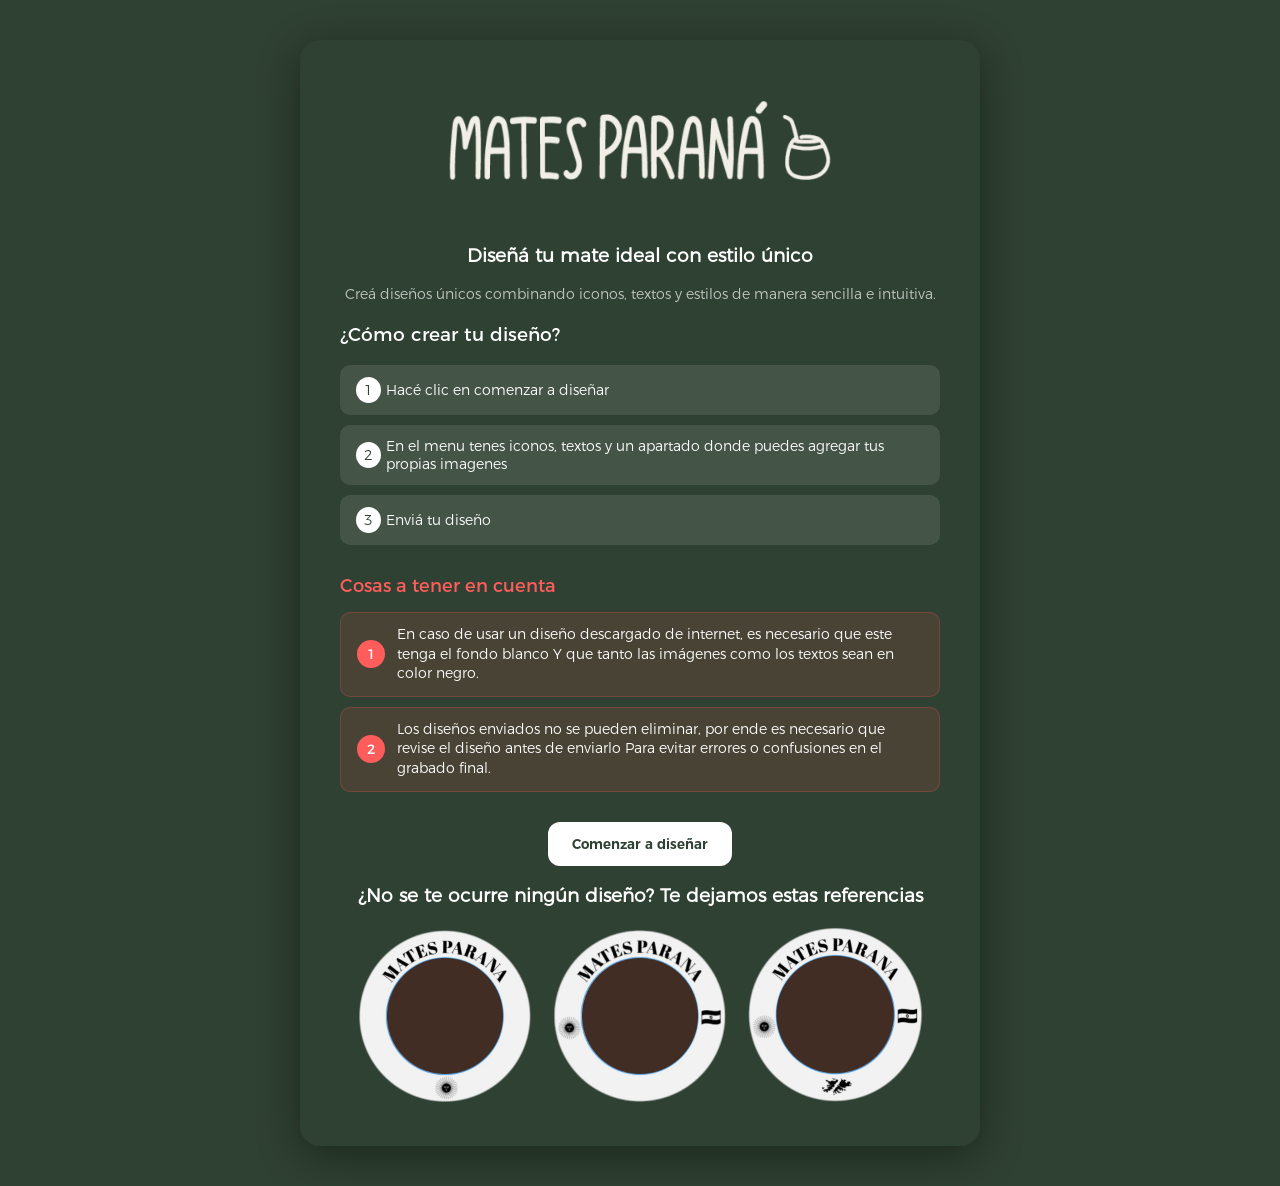
<file: bienvenida.html>
<!DOCTYPE html>
<html lang="es">
  <head>
    <!-- Google Tag Manager -->
    <script>(function(w,d,s,l,i){w[l]=w[l]||[];w[l].push({'gtm.start':
    new Date().getTime(),event:'gtm.js'});var f=d.getElementsByTagName(s)[0],
    j=d.createElement(s),dl=l!='dataLayer'?'&l='+l:'';j.async=true;j.src=
    'https://www.googletagmanager.com/gtm.js?id='+i+dl;f.parentNode.insertBefore(j,f);
    })(window,document,'script','dataLayer','GTM-PZF3WTP6');</script>
    <!-- End Google Tag Manager -->
    <script src="./js/tracking.js"></script>
    <meta name="viewport" content="width=device-width, initial-scale=1.0" />
    <meta charset="UTF-8" />
    <title>Diseñador de Mates</title>
    <link rel="stylesheet" href="./css/bienvenida.css" />
    <link rel="stylesheet" href="./css/fuentes.css" />
    <link rel="stylesheet" href="./css/page-transition.css" />

    <!-- Meta Pixel Code -->
    <script>
      !(function (f, b, e, v, n, t, s) {
        if (f.fbq) return;
        n = f.fbq = function () {
          n.callMethod
            ? n.callMethod.apply(n, arguments)
            : n.queue.push(arguments);
        };
        if (!f._fbq) f._fbq = n;
        n.push = n;
        n.loaded = !0;
        n.version = "2.0";
        n.queue = [];
        t = b.createElement(e);
        t.async = !0;
        t.src = v;
        s = b.getElementsByTagName(e)[0];
        s.parentNode.insertBefore(t, s);
      })(
        window,
        document,
        "script",
        "https://connect.facebook.net/en_US/fbevents.js"
      );
      fbq("init", "1607225470866055");
      fbq("track", "PageView");
    </script>
    <noscript
      ><img
        height="1"
        width="1"
        style="display: none"
        src="https://www.facebook.com/tr?id=1607225470866055&ev=PageView&noscript=1"
    /></noscript>
    <!-- End Meta Pixel Code -->
  </head>
  <body>
    <!-- Google Tag Manager (noscript) -->
    <noscript><iframe src="https://www.googletagmanager.com/ns.html?id=GTM-PZF3WTP6"
    height="0" width="0" style="display:none;visibility:hidden"></iframe></noscript>
    <!-- End Google Tag Manager (noscript) -->
    <div class="container">
      <a href="index.html">
        <img class="logo" src="./css/img/header.webp" alt="" />
      </a>

      <h3 class="media">Diseñá tu mate ideal con estilo único</h3>

      <p class="desc">
        Creá diseños únicos combinando iconos, textos y estilos de manera
        sencilla e intuitiva.
      </p>

      <h3 class="semi">¿Cómo crear tu diseño?</h3>

      <div class="steps">
        <div class="step"><span>1</span> Hacé clic en comenzar a diseñar</div>
        <div class="step">
          <span>2</span> En el menu tenes iconos, textos y un apartado donde
          puedes agregar tus propias imagenes
        </div>
        <div class="step"><span>3</span> Enviá tu diseño</div>
      </div>

      <div class="importante">
        <h3 class="semi">Cosas a tener en cuenta</h3>

        <div class="alerta">
          <span>1</span>
          En caso de usar un diseño descargado de internet, es necesario que
          este tenga el fondo blanco Y que tanto las imágenes como los textos
          sean en color negro.
        </div>

        <div class="alerta">
          <span>2</span>
          Los diseños enviados no se pueden eliminar, por ende es necesario que
          revise el diseño antes de enviarlo Para evitar errores o confusiones
          en el grabado final.
        </div>
      </div>

      <button class="boton-diseño" onclick="goToEditor()">
        Comenzar a diseñar
      </button>

      <!-- NUEVA SECCIÓN -->
      <div class="media">
        <h3>¿No se te ocurre ningún diseño? Te dejamos estas referencias</h3>

        <div class="plantillas">
          <img loading="lazy" src="./css/img/plantilla1.webp" alt="Plantilla 1" />
          <img loading="lazy" src="./css/img/plantilla2.webp" alt="Plantilla 2" />
          <img loading="lazy" src="./css/img/plantilla3.webp" alt="Plantilla 3" />
        </div>
      </div>
    </div>

    <script>
      function goToEditor() {
        window.location.href = "Diseña.html";
      }
    </script>
  </body>
</html>
</file>
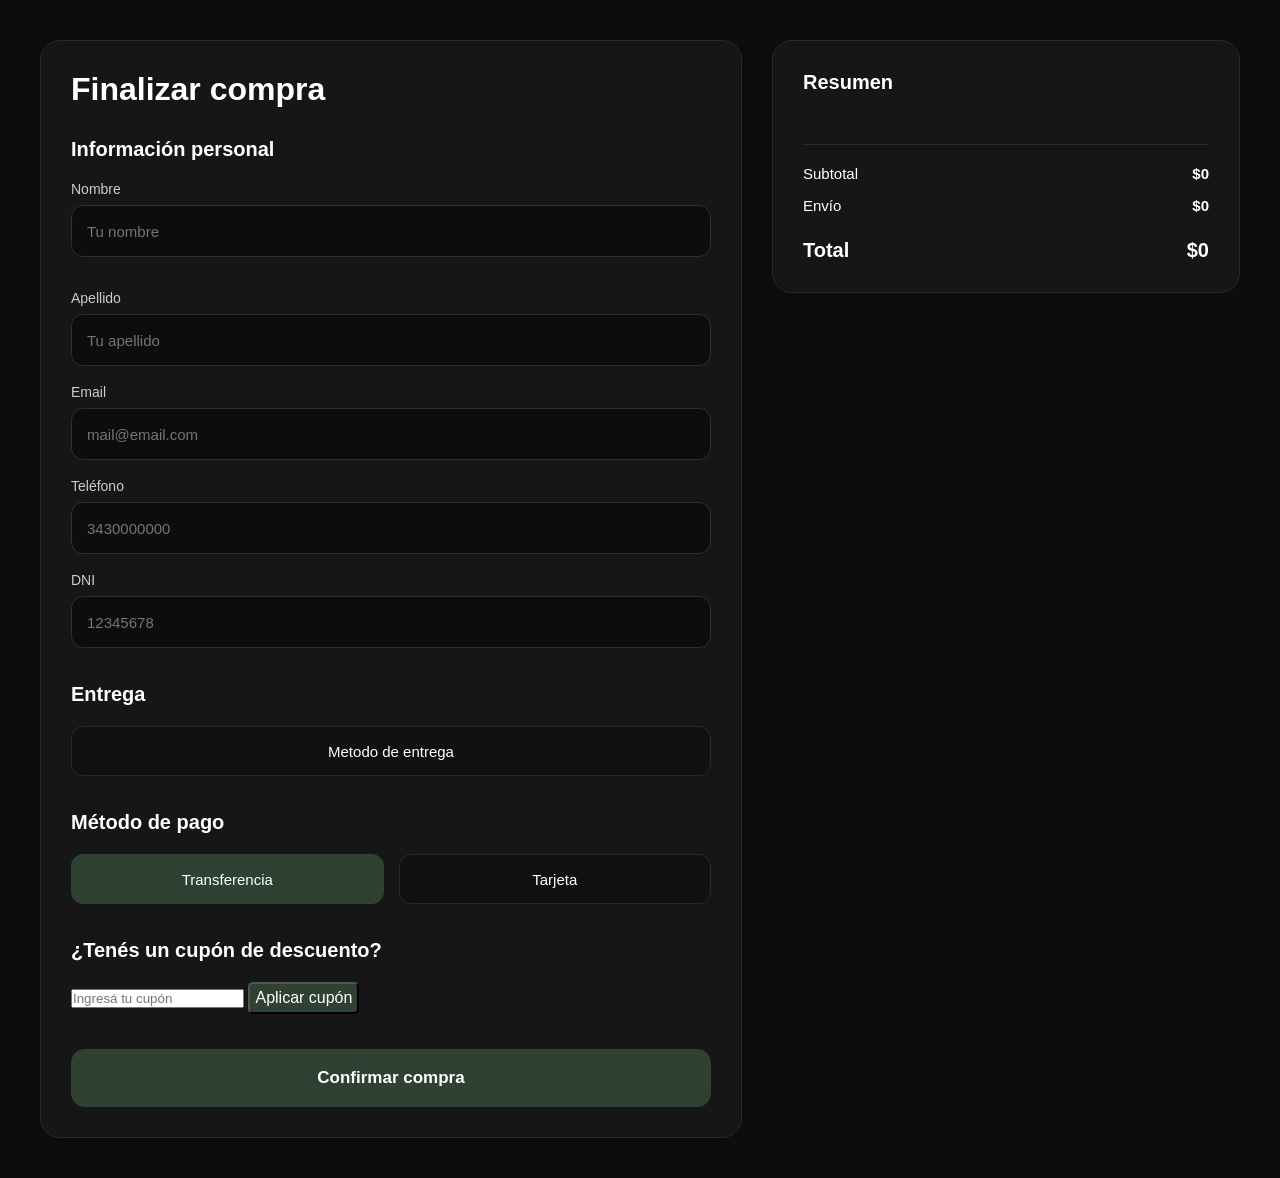
<file: checkout.html>
<!DOCTYPE html>
<html lang="es">
  <head>
    <!-- Google Tag Manager -->
    <script>
      (function (w, d, s, l, i) {
        w[l] = w[l] || [];
        w[l].push({ "gtm.start": new Date().getTime(), event: "gtm.js" });
        var f = d.getElementsByTagName(s)[0],
          j = d.createElement(s),
          dl = l != "dataLayer" ? "&l=" + l : "";
        j.async = true;
        j.src = "https://www.googletagmanager.com/gtm.js?id=" + i + dl;
        f.parentNode.insertBefore(j, f);
      })(window, document, "script", "dataLayer", "GTM-PZF3WTP6");
    </script>
    <!-- End Google Tag Manager -->
    <script src="./js/tracking.js"></script>
    <meta charset="UTF-8" />
    <meta name="viewport" content="width=device-width, initial-scale=1.0" />

    <title>Checkout | Mates Paraná</title>

    <link rel="stylesheet" href="./css/checkout.css" />
    <link rel="stylesheet" href="./css/page-transition.css" />

    <!-- Meta Pixel Code -->
    <script>
      !(function (f, b, e, v, n, t, s) {
        if (f.fbq) return;
        n = f.fbq = function () {
          n.callMethod
            ? n.callMethod.apply(n, arguments)
            : n.queue.push(arguments);
        };
        if (!f._fbq) f._fbq = n;
        n.push = n;
        n.loaded = !0;
        n.version = "2.0";
        n.queue = [];
        t = b.createElement(e);
        t.async = !0;
        t.src = v;
        s = b.getElementsByTagName(e)[0];
        s.parentNode.insertBefore(t, s);
      })(
        window,
        document,
        "script",
        "https://connect.facebook.net/en_US/fbevents.js"
      );
      fbq("init", "1607225470866055");
      fbq("track", "PageView");
    </script>
    <noscript
      ><img
        height="1"
        width="1"
        style="display: none"
        src="https://www.facebook.com/tr?id=1607225470866055&ev=PageView&noscript=1"
    /></noscript>
    <!-- End Meta Pixel Code -->
  </head>

  <body>
    <!-- Google Tag Manager (noscript) -->
    <noscript
      ><iframe
        src="https://www.googletagmanager.com/ns.html?id=GTM-PZF3WTP6"
        height="0"
        width="0"
        style="display: none; visibility: hidden"
      ></iframe
    ></noscript>
    <!-- End Google Tag Manager (noscript) -->
    <!-- OVERLAY LOADING -->
    <div id="loadingOverlay" class="loading-overlay hidden">
      <div class="loader"></div>
      <p>Procesando compra...</p>
    </div>

    <!-- CONTAINER -->
    <main class="checkout-container">
      <!-- IZQUIERDA -->
      <section class="checkout-left">
        <div class="checkout-box">
          <h1>Finalizar compra</h1>

          <!-- CONTACTO -->
          <div class="checkout-section">
            <h2>Información personal</h2>

            <div class="input-grid">
              <div class="input-group">
                <label>Nombre</label>
                <input type="text" id="name" placeholder="Tu nombre" />
              </div>

              <div class="input-group">
                <label>Apellido</label>
                <input type="text" id="surname" placeholder="Tu apellido" />
              </div>
            </div>

            <div class="input-group">
              <label>Email</label>
              <input type="email" id="email" placeholder="mail@email.com" />
            </div>

            <div class="input-group">
              <label>Teléfono</label>
              <input type="tel" id="phone" placeholder="3430000000" />
            </div>

            <div class="input-group">
              <label>DNI</label>
              <input type="number" id="customerDni" placeholder="12345678" />
            </div>
          </div>

          <!-- ENTREGA -->
          <div class="checkout-section">
            <h2>Entrega</h2>

            <div class="delivery-options">
              <button class="delivery-btn" data-delivery="shipping">
                Metodo de entrega
              </button>
            </div>

            <div id="shippingFields" class="shipping-fields hidden">
              <!-- OPCIONES DISPONIBLES ANTES DEL CÓDIGO POSTAL -->
              <div id="preShippingOptions"></div>

              <!-- CÓDIGO POSTAL -->
              <div class="input-grid">
                <div class="input-group">
                  <label>Código postal (Letra obligatoria)</label>
                  <a
                    class="boton-codigo-postal"
                    href="https://www.correoargentino.com.ar/formularios/cpa/1000"
                    >Ver letra de mi codigo postal</a
                  >
                  <input
                    type="text"
                    id="postalCode"
                    placeholder="Ejemplo (E3100)"
                  />
                </div>

                <div class="shipping-calculator">
                  <button type="button" id="calcShipping" class="shipping-btn">
                    Calcular envío
                  </button>

                  <div id="shippingResult"></div>
                </div>
              </div>
            </div>
          </div>

          <!-- PAGO -->
          <div class="checkout-section">
            <h2>Método de pago</h2>

            <div class="payment-options">
              <button class="payment-btn active" data-payment="transfer">
                Transferencia
              </button>

              <button class="payment-btn" data-payment="card">Tarjeta</button>
            </div>
          </div>

          <!-- TARJETA -->
          <div id="cardFields" class="card-fields hidden">
            <form id="cardForm">
              <!-- Número -->
              <!-- Número de tarjeta -->
              <div class="input-group">
                <label for="cardNumber">Número de tarjeta</label>

                <input
                  type="text"
                  id="cardNumber"
                  name="card_number"
                  data-decidir="card_number"
                  inputmode="numeric"
                  autocomplete="cc-number"
                  maxlength="19"
                  placeholder="0000 0000 0000 0000"
                />
              </div>

              <!-- Marca -->
              <div class="input-group">
                <label for="cardBrand">Marca detectada</label>

                <input
                  type="text"
                  id="cardBrand"
                  name="card_brand"
                  readonly
                  placeholder="Se detectará automáticamente"
                />
              </div>

              <!-- Mes / Año / CVV -->
              <div class="input-grid">
                <div class="input-group">
                  <label for="cardMonth">Mes</label>

                  <input
                    type="text"
                    id="cardMonth"
                    name="card_expiration_month"
                    data-decidir="card_expiration_month"
                    inputmode="numeric"
                    maxlength="2"
                    autocomplete="cc-exp-month"
                    placeholder="12"
                  />
                </div>

                <div class="input-group">
                  <label for="cardYear">Año</label>

                  <input
                    type="text"
                    id="cardYear"
                    name="card_expiration_year"
                    data-decidir="card_expiration_year"
                    inputmode="numeric"
                    maxlength="2"
                    autocomplete="cc-exp-year"
                    placeholder="30"
                  />
                </div>

                <div class="input-group">
                  <label for="cardCode">CVV</label>

                  <input
                    type="text"
                    id="cardCode"
                    name="security_code"
                    data-decidir="security_code"
                    inputmode="numeric"
                    maxlength="4"
                    autocomplete="cc-csc"
                    placeholder="123"
                  />
                </div>
              </div>

              <!-- Titular -->
              <div class="input-group">
                <label for="cardHolder">Nombre titular</label>

                <input
                  type="text"
                  id="cardHolder"
                  name="card_holder_name"
                  data-decidir="card_holder_name"
                  autocomplete="cc-name"
                  placeholder="Nombre completo"
                />
              </div>

              <!-- DNI -->
              <div class="input-group">
                <label for="dni">DNI del titular</label>

                <input
                  type="text"
                  id="cardHolderDni"
                  name="card_holder_identification"
                  data-decidir="card_holder_identification"
                  inputmode="numeric"
                  autocomplete="off"
                  placeholder="12345678"
                />
              </div>
            </form>
          </div>

          <div class="checkout-section coupon-section">
            <h2>¿Tenés un cupón de descuento?</h2>

            <div class="coupon-container">
              <input
                type="text"
                id="couponCode"
                placeholder="Ingresá tu cupón"
              />

              <button class="boton-cupon" type="button" id="applyCouponBtn">
                Aplicar cupón
              </button>
            </div>

            <p id="couponMessage"></p>
          </div>

          <!-- BOTÓN -->
          <button id="confirmOrderBtn" class="confirm-btn">
            Confirmar compra
          </button>
        </div>
      </section>

      <!-- DERECHA -->
      <aside class="checkout-right">
        <div class="summary-box">
          <h2>Resumen</h2>

          <!-- PRODUCTOS -->
          <div id="summaryProducts" class="summary-products">
            <!-- JS -->
          </div>

          <!-- TOTALES -->
          <div class="summary-total">
            <div class="summary-row">
              <span>Subtotal</span>
              <strong id="summarySubtotal">$0</strong>
            </div>

            <div class="summary-row">
              <span id="summaryShipping-text">Envío</span>
              <strong id="summaryShipping">$0</strong>
            </div>

            <div class="summary-row total">
              <span>Total</span>
              <strong id="summaryTotal">$0</strong>
            </div>
          </div>
        </div>

        <!-- ESTADO PAGO -->
        <div id="paymentBox" class="payment-box hidden">
          <h2>Orden creada</h2>

          <p class="payment-order">
            Pedido:
            <strong id="orderNumber">#0000</strong>
          </p>

          <div class="payment-info">
            <span>Total a pagar</span>
            <strong id="paymentAmount">$0</strong>
          </div>

          <div class="payment-expiration">
            <div class="expiration-icon">⏳</div>

            <div class="expiration-content">
              <h3>
                Realizá el pago antes del
                <span id="paymentExpirationDate"></span>
              </h3>

              <p>
                Después de esta fecha el alias y el CVU dejarán de estar
                disponibles y tu pedido será cancelado automáticamente.
              </p>

              <div class="expiration-note">
                Transferí el <strong>monto exacto</strong> para que el pago se
                acredite de forma automática.
              </div>
            </div>
          </div>

          <div class="payment-info">
            <span>Beneficiario</span>
            <strong id="paymentBeneficiary">-</strong>
          </div>

          <div class="payment-info">
            <span>CUIT</span>
            <strong id="paymentCUIT">-</strong>
          </div>

          <div class="payment-info">
            <span>Alias exclusivo para esta compra</span>

            <div class="copy-row">
              <input type="text" id="paymentAlias" readonly />

              <button id="copyAliasBtn">Copiar</button>
            </div>
          </div>

          <div class="payment-info">
            <span>CVU</span>

            <div class="copy-row">
              <input type="text" id="paymentCVU" readonly />

              <button id="copyCVUBtn">Copiar</button>
            </div>
          </div>

          <div class="payment-info">
            <span>Monto exacto a transferir</span>

            <div class="copy-row">
              <input type="text" id="paymentTransferAmount" readonly />

              <button id="copyAmountBtn">Copiar</button>
            </div>
          </div>

          <div class="payment-status">⏳ Esperando acreditación del pago</div>
        </div>
      </aside>
    </main>

    <!-- SDK PAYWAY -->
    <script src="https://ventasonline.payway.com.ar/static/v2.6.4/decidir.js"></script>
    <!-- JS -->
    <script src="./js/checkout.js" type="module"></script>
  </body>
</html>
</file>
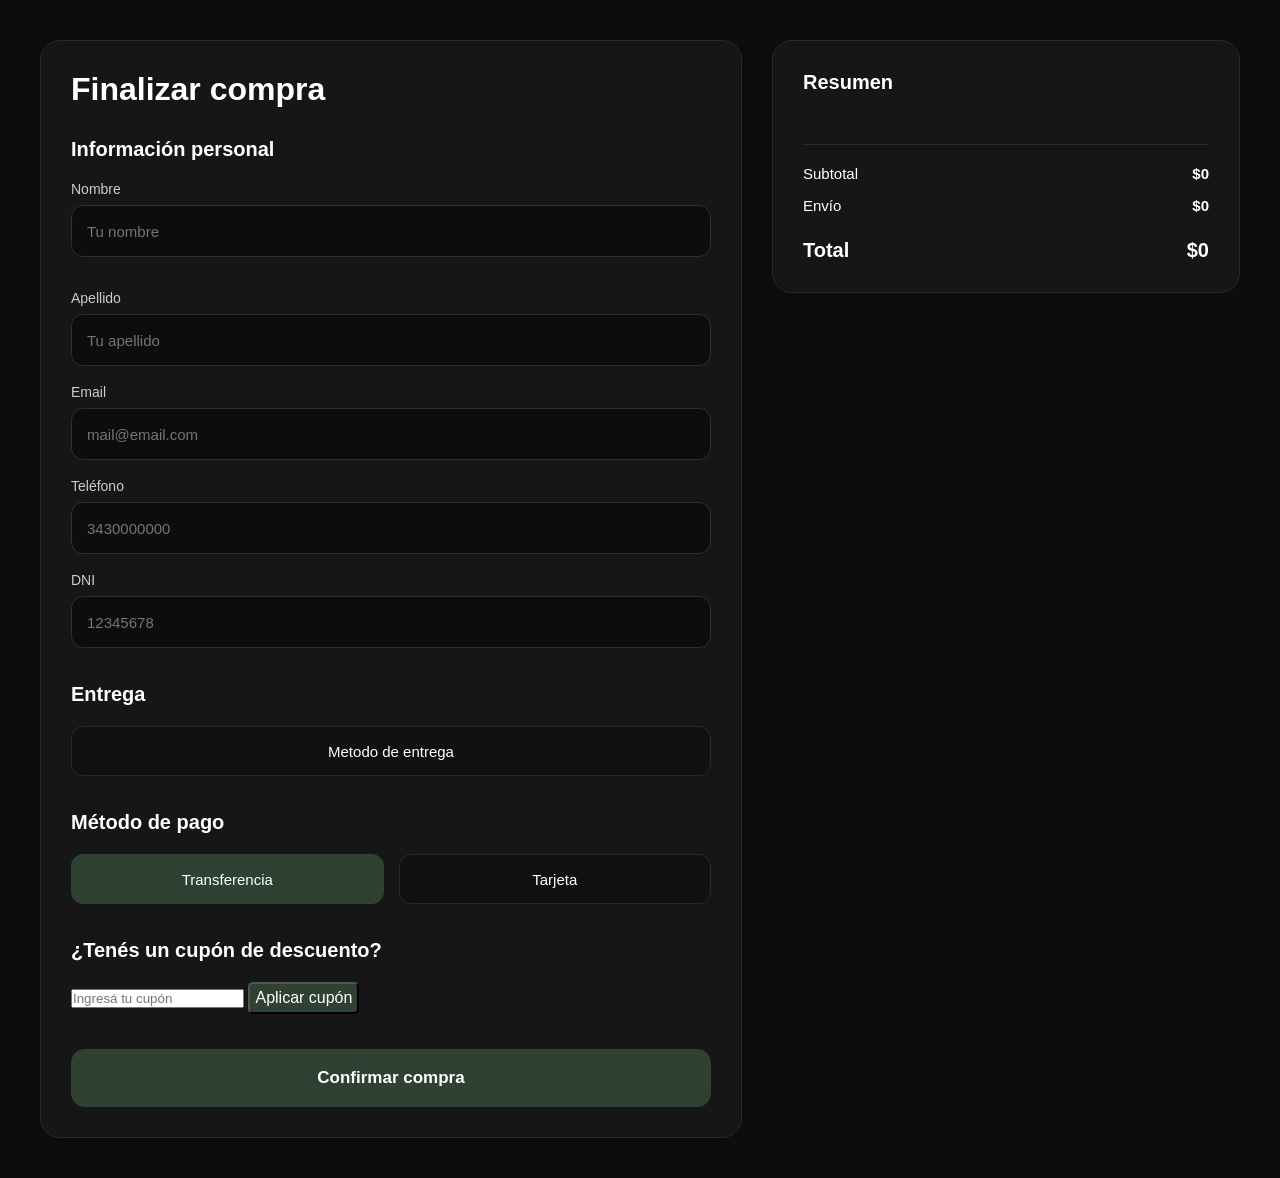
<file: esperando-pago.html>
<!DOCTYPE html>
<html lang="en">
  <head>
    <!-- Google Tag Manager -->
    <script>(function(w,d,s,l,i){w[l]=w[l]||[];w[l].push({'gtm.start':
    new Date().getTime(),event:'gtm.js'});var f=d.getElementsByTagName(s)[0],
    j=d.createElement(s),dl=l!='dataLayer'?'&l='+l:'';j.async=true;j.src=
    'https://www.googletagmanager.com/gtm.js?id='+i+dl;f.parentNode.insertBefore(j,f);
    })(window,document,'script','dataLayer','GTM-PZF3WTP6');</script>
    <!-- End Google Tag Manager -->
    <script src="./js/tracking.js"></script>
    <meta charset="UTF-8" />
    <meta name="viewport" content="width=device-width, initial-scale=1.0" />
    <link rel="stylesheet" href="./css/fuentes.css" />
    <link rel="stylesheet" href="./css/esperando-pago.css" />
    <link rel="stylesheet" href="./css/page-transition.css" />
    <title>Document</title>
    <!-- Meta Pixel Code -->
    <script>
    !function(f,b,e,v,n,t,s)
    {if(f.fbq)return;n=f.fbq=function(){n.callMethod?
    n.callMethod.apply(n,arguments):n.queue.push(arguments)};
    if(!f._fbq)f._fbq=n;n.push=n;n.loaded=!0;n.version='2.0';
    n.queue=[];t=b.createElement(e);t.async=!0;
    t.src=v;s=b.getElementsByTagName(e)[0];
    s.parentNode.insertBefore(t,s)}(window, document,'script',
    'https://connect.facebook.net/en_US/fbevents.js');
    fbq('init', '1607225470866055');
    fbq('track', 'PageView');
    </script>
    <noscript><img height="1" width="1" style="display:none"
    src="https://www.facebook.com/tr?id=1607225470866055&ev=PageView&noscript=1"
    /></noscript>
    <!-- End Meta Pixel Code -->
  </head>
  <body>
    <!-- Google Tag Manager (noscript) -->
    <noscript><iframe src="https://www.googletagmanager.com/ns.html?id=GTM-PZF3WTP6"
    height="0" width="0" style="display:none;visibility:hidden"></iframe></noscript>
    <!-- End Google Tag Manager (noscript) -->
    <main class="order-container">
      <div class="order-card">
        <!-- =========================
           ENCABEZADO
      ========================== -->

        <header class="order-header">
          <div id="orderIcon" class="order-icon">✓</div>

          <h1 id="orderTitle">Pedido confirmado</h1>

          <p id="orderMessage">Tu compra fue realizada correctamente.</p>
        </header>

        <!-- =========================
           INFORMACIÓN DEL PEDIDO
      ========================== -->

        <section class="order-info">
          <div class="info-item">
            <span>Número de pedido</span>
            <strong id="orderNumber">#0000</strong>
          </div>

          <div class="info-item">
            <span>Estado del pago</span>
            <strong id="paymentStatus">-</strong>
          </div>

          <div class="info-item">
            <span>Método de pago</span>
            <strong id="paymentMethod">-</strong>
          </div>

          <div class="info-item">
            <span>Entrega</span>
            <strong id="deliveryMethod">-</strong>
          </div>
        </section>

        <!-- =========================
           DATOS DE TRANSFERENCIA
           SOLO TRANSFERENCIA
      ========================== -->

        <section id="transferSection" class="transfer-section hidden">
          <div class="transfer-header">
            <div class="transfer-icon">🏦</div>

            <div>
              <h2>Datos para realizar la transferencia</h2>

              <p>Realizá la transferencia por el importe exacto indicado.</p>
            </div>
          </div>

          <div class="transfer-data">
            <!-- IMPORTE -->

            <div class="transfer-item transfer-amount">
              <span>Importe a transferir</span>
              <div class="transfer-copy">
                <strong id="transferAmount">$0</strong>
                <button
                  type="button"
                  class="copy-btn"
                  data-copy-target="transferAmount"
                  title="Copiar importe"
                  aria-label="Copiar importe"
                >
                  📑
                </button>
              </div>
            </div>

            <!-- ALIAS -->
            <div class="transfer-item">
              <span>Alias</span>
              <div class="transfer-copy">
                <strong id="transferAlias">-</strong>
                <button
                  type="button"
                  class="copy-btn"
                  data-copy-target="transferAlias"
                  title="Copiar alias"
                  aria-label="Copiar alias"
                >
                  📑
                </button>
              </div>
            </div>
            <!-- CVU -->

            <div class="transfer-item">
              <span>CVU</span>

              <strong id="transferCvu"> - </strong>
            </div>

            <!-- BENEFICIARIO -->

            <div class="transfer-item">
              <span>Beneficiario</span>

              <strong id="transferHolder"> - </strong>
            </div>

            <!-- CUIT -->

            <div class="transfer-item">
              <span>CUIT</span>

              <strong id="transferCuit"> - </strong>
            </div>

            <!-- VENCIMIENTO -->

            <div id="transferExpirationContainer" class="transfer-item hidden">
              <span>Vencimiento</span>

              <strong id="transferExpiration"> - </strong>
            </div>
          </div>

          <!-- AVISO -->

          <div class="transfer-warning">
            <strong> ⚠️ Importante </strong>

            <p>
              Al momento de hacer la trasferencia, colocar el mismo importa que
              figura que el sistema acepte la compra
            </p>
          </div>
        </section>

        <!-- =========================
           MENSAJE PAGO PENDIENTE
           SOLO TRANSFERENCIA
      ========================== -->

        <section id="pendingMessage" class="pending-message hidden">
          <div class="pending-icon">⏳</div>

          <h3>Esperando confirmación del pago</h3>

          <p>
            Estamos esperando que se confirme tu transferencia. No cierres esta
            página.
          </p>
        </section>

        <!-- =========================
           DETALLE DE LA COMPRA
           TARJETA + TRANSFERENCIA
      ========================== -->

        <section class="products-section">
          <h2>Detalle de tu compra</h2>

          <div id="orderProducts" class="order-products">
            <!-- Productos generados por JS -->
          </div>
        </section>

        <!-- =========================
           TOTALES
           TARJETA + TRANSFERENCIA
      ========================== -->

        <section class="totals-section">
          <div class="summary-row">
            <span> Subtotal </span>

            <strong id="orderSubtotal"> $0 </strong>
          </div>

          <div class="summary-row">
            <span> Envío </span>

            <strong id="orderShipping"> $0 </strong>
          </div>

          <div class="summary-row total">
            <span> Total </span>

            <strong id="orderTotal"> $0 </strong>
          </div>
        </section>

        <!-- =========================
           ACCIONES
      ========================== -->

        <div class="order-actions">
          <button id="accountButton">Ver mi cuenta</button>

          <button id="homeButton">Volver al inicio</button>
        </div>
      </div>
    </main>

    <script src="https://cdn.socket.io/4.8.1/socket.io.min.js"></script>
    <script src="./js/esperando-pago.js"></script>
  </body>
</html>
</file>
<file: css/bienvenida.css>
body {
  margin: 0;
  font-family: var(--font-normal);
  background: #2f4132; /* mismo verde del container */
  color: white;
  display: flex;
  justify-content: center;
  align-items: flex-start; /* importante para permitir scroll */
  min-height: 100vh;
  padding: 40px 20px;
}

/* CONTENEDOR */
.container {
  background: #2f4132;
  padding: 40px;
  border-radius: 20px;
  max-width: 600px;
  width: 100%;
  text-align: center;
  box-shadow: 0 10px 40px rgba(0, 0, 0, 0.4);
}

.container .semi {
  text-align: left;
}

.logo {
  width: 400px;
  margin-top: -20px;
}

/* TEXTOS */
h1 {
  margin-bottom: 10px;
}

.sub {
  font-family: var(--font-medium);
  text-align: justify;
}

.desc {
  opacity: 0.7;
  font-size: 14px;
  margin-bottom: 20px;
}

h2 {
  margin: 20px 0;
}

.semi {
  font-family: var(--font-semibold);
}

.container img {
  width: 400px;
}

/* PASOS */
.steps {
  display: flex;
  flex-direction: column;
  gap: 10px;
  margin-bottom: 30px;
}

.step {
  background: rgba(255, 255, 255, 0.1);
  padding: 12px 16px;
  border-radius: 10px;
  font-size: 14px;

  display: flex;
  align-items: center;
  justify-content: flex-start;
  text-align: left;
}

.step span {
  background: white;
  color: #2f4132;
  border-radius: 50%;
  padding: 4px 8px;
  margin-right: 5px;
}

/* BOTON */
button {
  background: white;
  color: #2f4132;
  border: none;
  padding: 14px 24px;
  border-radius: 12px;
  font-weight: bold;
  cursor: pointer;
  transition: 0.2s;
}

button:hover {
  transform: scale(1.05);
}

/* SUGERENCIAS */
.sugerencias {
  margin-top: 40px;
}

.sugerencias h3 {
  font-size: 16px;
  margin-bottom: 20px;
  opacity: 0.9;
}

.plantillas {
  display: flex;
  justify-content: center;
  gap: 15px;
  flex-wrap: wrap;
}

.plantillas img {
  width: 180px;
  border-radius: 12px;
  transition: 0.3s;
  cursor: pointer;
}

.plantillas img:hover {
  transform: scale(1.05);
}
.importante {
  margin: 30px 0;
  text-align: left;
}

.importante h3 {
  color: #ff5c5c;
  margin-bottom: 15px;
  font-size: 18px;
  font-weight: 700;
}

.alerta {
  background: rgba(255, 80, 80, 0.12);
  border: 1px solid rgba(255, 80, 80, 0.25);

  display: flex;
  align-items: center;

  padding: 12px 16px;
  margin-bottom: 10px;
  border-radius: 10px;

  color: #ffffff;
  font-size: 14px;
  line-height: 1.4;
}

.alerta span {
  background: #ff5c5c;
  color: white;

  min-width: 28px;
  height: 28px;
  border-radius: 50%;

  display: flex;
  align-items: center;
  justify-content: center;

  margin-right: 12px;
  font-weight: bold;
  font-size: 13px;
}

.boton-diseño {
  font-family: var(--font-bold);
}

/* MOBILE */
@media (max-width: 600px) {
  body {
    padding: 20px 10px;
  }

  .container {
    padding: 25px 15px;
    max-width: 100%;
  }

  /* IMAGEN HEADER */
  .container img {
    width: 100%;
    max-width: 280px;
  }

  /* PASOS EN UNA COLUMNA */
  .steps {
    grid-template-columns: 1fr;
  }

  .step {
    font-size: 13px;
    padding: 8px;
  }

  /* TEXTOS */
  h2 {
    font-size: 18px;
  }

  .desc {
    font-size: 13px;
  }

  /* BOTÓN */
  button {
    width: 100%;
  }

  /* PLANTILLAS EN COLUMNA */
  .plantillas {
    flex-direction: column;
    align-items: center;
  }

  .plantillas img {
    width: 80%;
    max-width: 250px;
  }
}
</file>
<file: css/fuentes.css>
/* ==========================
   FUENTES
========================== */

@font-face {
  font-family: "Montserrat-Normal";
  src: url("../fonts/Montserrat-Normal.otf") format("truetype");
  font-weight: 400;
  font-style: normal;
}

@font-face {
  font-family: "Montserrat-Medio";
  src: url("../fonts/Montserrat-Medio.otf") format("truetype");
  font-weight: 500;
  font-style: normal;
}

@font-face {
  font-family: "Montserrat-SemiNegrita";
  src: url("../fonts/Montserrat-SemiNegrita.otf") format("truetype");
  font-weight: 600;
  font-style: normal;
}

@font-face {
  font-family: "Montserrat-Negrita";
  src: url("../fonts/Montserrat-Negrita.otf") format("truetype");
  font-weight: 700;
  font-style: normal;
}

@font-face {
  font-family: "Montserrat-Extranegrita";
  src: url("../fonts/Montserrat-Extranegrita.otf") format("truetype");
  font-weight: 800;
  font-style: normal;
}

/* ==========================
   VARIABLES
========================== */

:root {
  --font-normal: "Montserrat-Normal", sans-serif;
  --font-medium: "Montserrat-Medio", sans-serif;
  --font-semibold: "Montserrat-SemiNegrita", sans-serif;
  --font-bold: "Montserrat-Negrita", sans-serif;
  --font-extrabold: "Montserrat-Extranegrita", sans-serif;
}
</file>
<file: css/page-transition.css>
/* =====================================================
   ENTRADA DE PÁGINA
   1) Toda la página aparece con un fundido corto (solo opacidad).
   2) Cada bloque de contenido sube un poco y aparece, de forma escalonada.

   Importante: un transform en un elemento rompe los position: fixed que tenga adentro
   (carrito, modales, lightbox, sidebar, mega menú). Por eso:
   - el header nunca se mueve (solo se funde con el body);
   - un bloque que contiene algo fijo no se mueve: se animan sus hijos (caso <main> del index y productos).
===================================================== */

/* Retraso de cada bloque; no se hereda, así los hijos de <main> no toman el retraso del <main> */
@property --page-delay {
  syntax: "<time>";
  inherits: false;
  initial-value: 0.05s;
}

@keyframes pageFade {
  from {
    opacity: 0;
  }
  to {
    opacity: 1;
  }
}

@keyframes pageRise {
  from {
    opacity: 0;
    transform: translateY(18px);
  }
  to {
    opacity: 1;
    transform: none;
  }
}

@media (prefers-reduced-motion: no-preference) {
  body {
    animation: pageFade 0.35s ease-out both;
  }

  /* Bloques que se animan: hijos directos de body, o de un <main> que contiene elementos fijos */
  :is(
      body > :is(main, section, aside, footer, div),
      main:has(.cart-panel, .cart-overlay, .sidebar, .sidebar-overlay) > *
    ):not(
      script,
      noscript,
      header,
      .whatsapp-float,
      .cart-overlay,
      .cart-panel,
      .sidebar,
      .sidebar-overlay,
      .lightbox,
      .lightbox-mayorista,
      .image-modal,
      .export-modal,
      .loading-overlay,
      .toast-success
    ):not(
      :has(
        .cart-panel,
        .cart-overlay,
        .sidebar,
        .sidebar-overlay,
        .lightbox,
        .lightbox-mayorista,
        .image-modal,
        .export-modal,
        .loading-overlay,
        .toast-success,
        .mega-menu
      )
    ) {
    animation: pageRise 0.7s cubic-bezier(0.22, 1, 0.36, 1) var(--page-delay, 0.05s) both;
  }

  /* Escalonado: cada bloque arranca un poco después que el anterior (tope 0.4s para no hacer esperar).
     Es una variable, así no afecta a otras animaciones que ya tengan esos elementos. */
  :is(body, main) > :nth-child(3) {
    --page-delay: 0.1s;
  }
  :is(body, main) > :nth-child(4) {
    --page-delay: 0.15s;
  }
  :is(body, main) > :nth-child(5) {
    --page-delay: 0.2s;
  }
  :is(body, main) > :nth-child(6) {
    --page-delay: 0.25s;
  }
  :is(body, main) > :nth-child(7) {
    --page-delay: 0.3s;
  }
  :is(body, main) > :nth-child(8) {
    --page-delay: 0.35s;
  }
  :is(body, main) > :nth-child(n + 9) {
    --page-delay: 0.4s;
  }
}
</file>
<file: css/checkout.css>
/* =========================
   RESET
========================= */

* {
  margin: 0;
  padding: 0;
  box-sizing: border-box;
}

body {
  background: #0d0d0d;
  color: #ffffff;
  font-family: Arial, sans-serif;
  min-height: 100vh;
}

/* =========================
   CONTAINER
========================= */

.checkout-container {
  width: 100%;
  max-width: 1500px;
  margin: auto;
  padding: 40px;
  display: grid;
  grid-template-columns: 1.2fr 0.8fr;
  gap: 30px;
}

/* =========================
   LEFT / RIGHT
========================= */

.checkout-left,
.checkout-right {
  width: 100%;
}

/* =========================
   BOXES
========================= */

.checkout-box,
.summary-box,
.payment-box {
  background: #161616;
  border: 1px solid #2a2a2a;
  border-radius: 20px;
  padding: 30px;
}

/* =========================
   TITLES
========================= */

.checkout-box h1 {
  font-size: 32px;
  margin-bottom: 30px;
}

.checkout-section {
  margin-bottom: 35px;
}

.checkout-section h2,
.summary-box h2,
.payment-box h2 {
  font-size: 20px;
  margin-bottom: 20px;
}

/* =========================
   INPUTS
========================= */

.input-group {
  display: flex;
  flex-direction: column;
  margin-bottom: 18px;
}

.input-group label {
  font-size: 14px;
  margin-bottom: 8px;
  color: #cccccc;
}

.input-group input {
  width: 100%;
  height: 52px;
  padding: 0 15px;
  background: #0d0d0d;
  border: 1px solid #2f2f2f;
  border-radius: 12px;
  color: white;
  font-size: 15px;
  outline: none;
  transition: 0.2s;
}

.input-group input:focus {
  border-color: #2f4132;
}

/* =========================
   GRID
========================= */

.input-grid {
  display: grid;
  grid-column: 1 / -1;
  gap: 15px;
}

/* =========================
   BUTTON GROUPS
========================= */

.delivery-options,
.payment-options {
  display: flex;
  gap: 15px;
  margin-bottom: 15px;
}

.delivery-btn,
.payment-btn {
  flex: 1;
  height: 50px;
  border-radius: 12px;
  border: 1px solid #2a2a2a;
  background: #111111;
  color: white;
  cursor: pointer;
  transition: 0.2s;
  font-size: 15px;
}

.delivery-btn:hover,
.payment-btn:hover {
  border-color: #2f4132;
}

.delivery-btn.active,
.payment-btn.active {
  background: #2f4132;
  border-color: #2f4132;
}

/* =========================
   CONFIRM BUTTON
========================= */

.confirm-btn {
  width: 100%;
  height: 58px;
  border: none;
  border-radius: 14px;
  background: #2f4132;
  color: white;
  font-size: 17px;
  font-weight: bold;
  cursor: pointer;
  transition: 0.2s;
}

.confirm-btn:hover {
  opacity: 0.9;
  transform: translateY(-1px);
}

/* =========================
   SUMMARY
========================= */

.summary-products {
  display: flex;
  flex-direction: column;
  gap: 20px;
  margin-bottom: 30px;
}

/* ITEM */

.summary-item {
  display: flex;
  gap: 15px;
  align-items: center;
}

.summary-item img {
  width: 75px;
  height: 75px;
  object-fit: cover;
  border-radius: 14px;
  border: 1px solid #2a2a2a;
}

.summary-item-info {
  flex: 1;
}

.summary-item-info h3 {
  font-size: 15px;
  margin-bottom: 6px;
}

.summary-item-info p {
  color: #aaaaaa;
  font-size: 13px;
}

.summary-item-price {
  font-weight: bold;
  font-size: 15px;
}

/* =========================
   TOTALS
========================= */

.summary-total {
  border-top: 1px solid #2a2a2a;
  padding-top: 20px;
}

.summary-row {
  display: flex;
  justify-content: space-between;
  margin-bottom: 15px;
  font-size: 15px;
}

.summary-row.total {
  margin-top: 25px;
  margin-bottom: 0px;
  font-size: 20px;
  font-weight: bold;
}

.card-text-information {
  width: 100%;
  text-align: justify;
  margin-top: 25px;
}

/* =========================
   PAYMENT BOX
========================= */

.payment-box {
  margin-top: 25px;
}

.payment-order {
  margin-bottom: 25px;
  color: #cccccc;
}

.payment-info {
  margin-bottom: 25px;
}

.payment-info span {
  display: block;
  margin-bottom: 10px;
  color: #bbbbbb;
}

.copy-row {
  display: flex;
  gap: 10px;
}

.copy-row input {
  flex: 1;
  height: 50px;
  background: #0d0d0d;
  border: 1px solid #2a2a2a;
  border-radius: 12px;
  color: white;
  padding: 0 15px;
}

.copy-row button {
  width: 110px;
  border: none;
  border-radius: 12px;
  background: #2f4132;
  color: white;
  cursor: pointer;
  transition: 0.2s;
}

.copy-row button:hover {
  opacity: 0.9;
}

.payment-status {
  background: rgba(47, 65, 50, 0.2);
  border: 1px solid #2f4132;
  padding: 18px;
  border-radius: 14px;
  text-align: center;
  font-size: 14px;
}

/* =========================
   LOADING
========================= */

.loading-overlay {
  position: fixed;
  inset: 0;
  background: rgba(0, 0, 0, 0.8);

  display: flex;
  flex-direction: column;
  justify-content: center;
  align-items: center;

  z-index: 9999;
}

.loader {
  width: 60px;
  height: 60px;
  border: 5px solid #2a2a2a;
  border-top: 5px solid #2f4132;
  border-radius: 50%;
  animation: spin 1s linear infinite;
  margin-bottom: 20px;
}

.loading-overlay p {
  color: white;
  font-size: 16px;
}

@keyframes spin {
  to {
    transform: rotate(360deg);
  }
}

/* =========================
   HELPERS
========================= */

.hidden {
  display: none !important;
}

/* =========================
   RESPONSIVE
========================= */

@media (max-width: 1100px) {
  .checkout-container {
    grid-template-columns: 1fr;
  }

  .checkout-right {
    order: -1;
  }
}

@media (max-width: 700px) {
  .checkout-container {
    padding: 20px;
  }

  .checkout-box,
  .summary-box,
  .payment-box {
    padding: 22px;
    border-radius: 18px;
  }

  .checkout-box h1 {
    font-size: 28px;
  }

  .input-grid {
    grid-template-columns: 1fr;
  }

  .delivery-options,
  .payment-options {
    flex-direction: column;
  }

  .copy-row {
    flex-direction: column;
  }

  .copy-row button {
    width: 100%;
    height: 50px;
  }
}

/*======================ALERTA DE EXPIRACION==========================*/
.payment-expiration {
  display: flex;
  align-items: flex-start;
  gap: 18px;

  margin: 25px 0;

  padding: 22px;

  border-radius: 18px;

  background: #2f4132;

  border: 1px solid #155c27;

  box-shadow: 0 10px 25px rgba(0, 0, 0, 0.06);
}

.expiration-icon {
  width: 55px;
  height: 55px;

  flex-shrink: 0;

  border-radius: 50%;

  display: flex;
  align-items: center;
  justify-content: center;

  font-size: 26px;

  background: #ffe7a6;
}

.expiration-content {
  flex: 1;
}

.expiration-content h3 {
  margin: 0 0 10px;

  font-size: 19px;

  color: #faf8f8;

  line-height: 1.4;

  font-weight: 700;
}

#paymentExpirationDate {
  color: var(--color-rojo);

  font-weight: 800;

  font-size: 22px;
}

.expiration-content p {
  margin: 0;

  color: #fcfcfc;

  line-height: 1.7;

  font-size: 15px;
}

.expiration-note {
  margin-top: 18px;

  padding: 14px 18px;

  border-radius: 12px;

  background: #2f4132;

  color: #fcf9f9;

  font-size: 14px;

  line-height: 1.6;

  border: 1px solid #eee;
}

/*=============== ENVIOS =================*/

/*==========================
ENVÍOS
===========================*/

.shipping-info {
  display: grid;
  grid-template-columns: 1fr;
  gap: 14px;
  margin-top: 15px;
}

.shipping-card {
  display: flex;
  flex-direction: column;
  height: 100%;
  border: 1px solid #2f4132;

  border-radius: 10px;

  padding: 14px;

  background: #0d0d0d;

  transition: 0.25s;
  margin-bottom: 15px;
}

.shipping-card:hover {
  border-color: #4c8b5c;
  transform: translateY(-2px);
}

.province-card {
  background: #0d0d0d;
}

.province-card small {
  display: block;

  color: #fafafa;

  margin-bottom: 4px;
}

.province-card strong {
  font-size: 16px;
}

.shipping-option {
  display: flex;

  align-items: flex-start;

  gap: 12px;

  cursor: pointer;
}

.shipping-option input {
  margin-top: 5px;

  transform: scale(1.15);
}

.shipping-option strong {
  display: block;

  margin-bottom: 4px;
}

.shipping-option p {
  margin: 0;

  color: #fafafa;

  font-size: 14px;
}

.agency-option {
  display: flex;

  align-items: flex-start;

  gap: 12px;

  padding: 12px;

  margin-top: 10px;

  border: 1px solid #2f4132;

  border-radius: 8px;

  cursor: pointer;

  transition: 0.2s;
}

#agencyContainer {
  max-height: 280px;

  overflow-y: auto;

  margin-top: 12px;

  padding-right: 6px;
}

#agencyContainer::-webkit-scrollbar {
  width: 8px;
}

#agencyContainer::-webkit-scrollbar-track {
  background: #f5f5f5;

  border-radius: 10px;
}

#agencyContainer::-webkit-scrollbar-thumb {
  background: #c8c8c8;

  border-radius: 10px;
}

#agencyContainer::-webkit-scrollbar-thumb:hover {
  background: #9d9d9d;
}

.agency-option strong {
  display: block;

  margin-bottom: 5px;
}

.agency-option small {
  color: #666;

  line-height: 1.4;
}

.local-card {
  border: 1px solid #2f4132;

  background: #0d0d0d;
}

.shipping-free {
  color: #1b8f3b;

  font-weight: 700;

  margin: 6px 0;
}

.local-card small {
  display: block;

  color: #666;

  line-height: 1.5;
}

.local-info {
  width: 100%;
}

.pickup-time {
  margin-top: 12px;
}

.pickup-badge {
  display: inline-block;

  background: #2f4132;

  color: #fafafa;

  font-size: 13px;

  font-weight: 600;

  padding: 4px 10px;

  border-radius: 20px;
}

/* Aviso que aparece al elegir Sucursal Urquiza */
.local-card .pickup-note {
  display: none;

  margin-top: 10px;

  font-size: 12px;

  color: #fafafa;

  opacity: 0.85;
}

input[name="localBranch"]:checked + .pickup-location-content .pickup-note {
  display: block;
}

.pickup-schedule {
  margin-top: 15px;

  padding-top: 12px;

  border-top: 1px solid #ececec;
}

.pickup-schedule strong {
  display: block;

  margin-bottom: 8px;
}

.pickup-schedule p {
  margin: 6px 0;

  line-height: 1.5;

  color: #fafafa;
}

.pickup-schedule small {
  display: block;

  margin-top: 12px;

  color: #fafafa;

  font-style: italic;
}

.shipping-btn {
  flex: 1;
  width: 120px;
  height: 50px;
  border-radius: 12px;
  border: 1px solid #131313;
  background: #2f4132;
  color: white;
  cursor: pointer;
  transition: 0.2s;
  font-size: 15px;
  margin-bottom: 10px;
}

.shipping-btn:disabled {
  opacity: 0.6;
  cursor: not-allowed;
}

.shipping-loading {
  display: flex;
  align-items: center;
  gap: 12px;
  padding: 12px 0;
  font-size: 14px;
}

.shipping-loading .loader {
  width: 24px;
  height: 24px;
  border-width: 3px;
  margin-bottom: 0;
}

@media (min-width: 992px) {
  .shipping-info {
    grid-template-columns: repeat(2, 1fr);
    align-items: start;
  }

  .province-card {
    grid-column: 1 / -1;
  }

  #agencyContainer {
    grid-column: 1 / -1;
  }
}

.pickup-locations {
  display: grid;
  grid-template-columns: repeat(2, minmax(0, 1fr));
  gap: 20px;
  width: 100%;
  margin-top: 15px;
}

.boton-codigo-postal {
  width: 15rem;
  padding: 15px 15px;
  background-color: #2f4132;
  color: white;
  border-radius: 1rem;
  margin-bottom: 15px;
  font-family: var(--font-);
  text-decoration: none;
}

.boton-cupon {
  background-color: #2f4132;
  color: var(--color-blanco);
  border-radius: 5px;
  font-size: 1rem;
  padding: 5px 5px;
}
</file>
<file: css/esperando-pago.css>
/* =========================================================
   ESPERANDO-PAGO
========================================================= */

:root {
  --bg-main: #0d0d0d;
  --bg-card: #151515;
  --bg-section: #111111;

  --border: #2f4132;
  --border-soft: rgba(47, 65, 50, 0.65);

  --text-main: #ffffff;
  --text-secondary: #b8b8b8;
  --text-muted: #858585;

  --success: #72c47c;
  --warning: #e5b85c;
  --danger: #e57373;

  --radius: 16px;
  --transition: 0.25s ease;
}

/* =========================================================
   RESET
========================================================= */

* {
  margin: 0;
  padding: 0;
  box-sizing: border-box;
}

body {
  min-height: 100vh;

  background: var(--bg-main);
  color: var(--text-main);

  font-family: Arial, Helvetica, sans-serif;

  padding: 40px 20px;
}

/* =========================================================
   CONTENEDOR PRINCIPAL
========================================================= */

.order-container {
  width: 100%;
  max-width: 900px;

  margin: 0 auto;
}

/* =========================================================
   CARD PRINCIPAL
========================================================= */

.order-card {
  background: var(--bg-card);

  border: 1px solid var(--border);

  border-radius: 22px;

  padding: 35px;

  box-shadow: 0 20px 60px rgba(0, 0, 0, 0.45);
}

/* =========================================================
   ENCABEZADO
========================================================= */

.order-header {
  text-align: center;

  padding-bottom: 30px;

  border-bottom: 1px solid var(--border);
}

/* Icono */

.order-icon {
  width: 70px;
  height: 70px;

  margin: 0 auto 18px;

  display: flex;
  align-items: center;
  justify-content: center;

  border-radius: 50%;

  background: var(--border);

  color: white;

  font-size: 32px;
  font-weight: bold;
}

/* Título */

.order-header h1 {
  font-size: 30px;

  margin-bottom: 10px;

  letter-spacing: 0.5px;
}

/* Mensaje */

.order-header p {
  color: var(--text-secondary);

  font-size: 16px;
}

/* =========================================================
   INFORMACIÓN DEL PEDIDO
========================================================= */

.order-info {
  display: grid;

  grid-template-columns: repeat(4, 1fr);

  gap: 15px;

  padding: 25px 0;

  border-bottom: 1px solid var(--border);
}

.info-item {
  background: var(--bg-section);

  border: 1px solid var(--border-soft);

  border-radius: 12px;

  padding: 16px;

  display: flex;

  flex-direction: column;

  gap: 7px;
}

.info-item span {
  color: var(--text-muted);

  font-size: 13px;
}

.info-item strong {
  color: var(--text-main);

  font-size: 15px;

  word-break: break-word;
}

/* =========================================================
   TRANSFERENCIA
========================================================= */

.transfer-section {
  margin-top: 25px;

  padding: 25px;

  background: var(--bg-section);

  border: 1px solid var(--border);

  border-radius: var(--radius);
}

/* Header */

.transfer-header {
  display: flex;

  align-items: center;

  gap: 15px;

  margin-bottom: 25px;
}

.transfer-icon {
  width: 50px;
  height: 50px;

  flex-shrink: 0;

  display: flex;
  align-items: center;
  justify-content: center;

  background: var(--border);

  border-radius: 12px;

  font-size: 25px;
}

.transfer-header h2 {
  font-size: 21px;

  margin-bottom: 5px;
}

.transfer-header p {
  color: var(--text-secondary);

  font-size: 14px;
}

/* =========================================================
   DATOS DE TRANSFERENCIA
========================================================= */

.transfer-data {
  display: grid;

  grid-template-columns: repeat(2, 1fr);

  gap: 12px;
}

.transfer-item {
  display: flex;

  align-items: center;
  justify-content: space-between;

  gap: 15px;

  padding: 15px;

  background: #0d0d0d;

  border: 1px solid var(--border-soft);

  border-radius: 10px;
}

.transfer-item span {
  color: var(--text-muted);

  font-size: 14px;
}

.transfer-item strong {
  color: white;

  font-size: 15px;

  text-align: right;

  word-break: break-word;
}

/* =========================================================
   IMPORTE
========================================================= */

.transfer-amount {
  grid-column: 1 / -1;

  padding: 20px;

  border: 1px solid var(--border);

  background: rgba(47, 65, 50, 0.15);
}

.transfer-amount span {
  color: var(--text-secondary);

  font-size: 15px;
}

.transfer-amount strong {
  color: var(--success);

  font-size: 25px;
}

/* =========================================================
   AVISO TRANSFERENCIA
========================================================= */

.transfer-warning {
  margin-top: 20px;

  padding: 16px;

  border-radius: 10px;

  background: rgba(229, 184, 92, 0.08);

  border: 1px solid rgba(229, 184, 92, 0.35);
}

.transfer-warning strong {
  display: block;

  margin-bottom: 6px;

  color: var(--warning);
}

.transfer-warning p {
  color: var(--text-secondary);

  font-size: 14px;

  line-height: 1.5;
}

/* =========================================================
   MENSAJE PAGO PENDIENTE
========================================================= */

.pending-message {
  margin-top: 25px;

  padding: 25px;

  text-align: center;

  background: rgba(229, 184, 92, 0.06);

  border: 1px solid rgba(229, 184, 92, 0.3);

  border-radius: var(--radius);
}

.pending-icon {
  font-size: 30px;

  margin-bottom: 10px;
}

.pending-message h3 {
  margin-bottom: 8px;

  font-size: 18px;
}

.pending-message p {
  color: var(--text-secondary);

  font-size: 14px;
}

/* =========================================================
   PRODUCTOS
========================================================= */

.products-section {
  margin-top: 25px;

  padding: 25px 0;

  border-top: 1px solid var(--border);
}

.products-section h2 {
  font-size: 21px;

  margin-bottom: 18px;
}

/* Lista */

.order-products {
  display: flex;

  flex-direction: column;

  gap: 10px;
}

/* Producto */

.order-product {
  display: flex;

  align-items: center;
  justify-content: space-between;

  gap: 20px;

  padding: 17px;

  background: var(--bg-section);

  border: 1px solid var(--border-soft);

  border-radius: 12px;
}

.product-info {
  display: flex;

  flex-direction: column;

  gap: 5px;
}

.product-info strong {
  font-size: 15px;
}

.product-info>span {
  color: var(--text-muted);

  font-size: 13px;
}

.product-variety {
  display: flex;

  gap: 10px;

  flex-wrap: wrap;
}

.product-variety span {
  padding: 4px 8px;

  border-radius: 6px;

  background: rgba(47, 65, 50, 0.25);

  color: #c9c9c9;

  font-size: 12px;
}

/* Precio */

.order-product>strong {
  white-space: nowrap;

  font-size: 16px;
}

/* =========================================================
   TOTALES
========================================================= */

.totals-section {
  margin-top: 10px;

  /* padding: 20px 0px; */

  border-top: 1px solid var(--border);
  border-bottom: 1px solid var(--border);
}

.summary-row {
  display: flex;

  align-items: center;
  justify-content: space-between;

  padding: 12px 0;

  color: var(--text-secondary);
}

.summary-row strong {
  color: white;
}

.summary-row.total {
  /* margin-top: 10px; */

  /* padding-top: 18px; */
  padding-block: 12px;

  border-top: 1px solid var(--border);

  color: white;

  font-size: 20px;
}

.summary-row.total strong {
  font-size: 24px;

  color: var(--success);
}

/* =========================================================
   BOTONES
========================================================= */

.order-actions {
  display: flex;

  justify-content: center;

  gap: 15px;

  padding-top: 25px;

  margin-top: 10px;

  /* border-top: 1px solid var(--border); */
}

.order-actions button {
  border: 1px solid var(--border);

  background: var(--border);

  color: white;

  padding: 12px 22px;

  border-radius: 10px;

  font-size: 14px;

  cursor: pointer;

  transition: var(--transition);
}

.order-actions button:hover {
  background: #3c5541;

  transform: translateY(-2px);
}

.order-actions button:active {
  transform: translateY(0);
}

/* =========================================================
   HIDDEN
========================================================= */

.hidden {
  display: none !important;
}

/* =========================================================
   TABLET
========================================================= */

@media (max-width: 750px) {
  body {
    padding: 25px 15px;
  }

  .order-card {
    padding: 25px;
  }

  .order-info {
    grid-template-columns: repeat(2, 1fr);
  }
}

/* =========================================================
   MOBILE
========================================================= */

@media (max-width: 550px) {
  body {
    padding: 15px 10px;
  }

  .order-card {
    padding: 18px;

    border-radius: 16px;
  }

  /* Header */

  .order-header {
    padding-bottom: 25px;
  }

  .order-icon {
    width: 60px;
    height: 60px;

    font-size: 27px;
  }

  .order-header h1 {
    font-size: 24px;
  }

  .order-header p {
    font-size: 14px;
  }

  /* Información */

  .order-info {
    grid-template-columns: 1fr;

    padding: 20px 0;
  }

  /* Transferencia */

  .transfer-section {
    padding: 18px;
  }

  .transfer-header {
    align-items: flex-start;
  }

  .transfer-header h2 {
    font-size: 18px;
  }

  .transfer-data {
    grid-template-columns: 1fr;
  }

  .transfer-amount {
    grid-column: auto;
  }

  .transfer-item {
    flex-direction: column;

    align-items: flex-start;
  }

  .transfer-item strong {
    text-align: left;

    width: 100%;
  }

  /* Productos */

  .products-section {
    padding: 20px 0;
  }

  .order-product {
    align-items: flex-start;
  }

  .order-product>strong {
    font-size: 14px;
  }

  /* Totales */

  .summary-row.total {
    font-size: 18px;
  }

  .summary-row.total strong {
    font-size: 21px;
  }

  /* Botones */

  .order-actions {
    flex-direction: column;
  }

  .order-actions button {
    width: 100%;
  }
}

.transfer-copy {
  display: flex;
  align-items: center;
  gap: 10px;
}

.copy-btn {
  border: none;
  background: transparent;
  cursor: pointer;
  font-size: 18px;
  padding: 4px 6px;
  transition: transform 0.2s ease;
}

.copy-btn:hover {
  transform: scale(1.1);
}

.copy-btn.copied {
  color: green;
}
</file>
